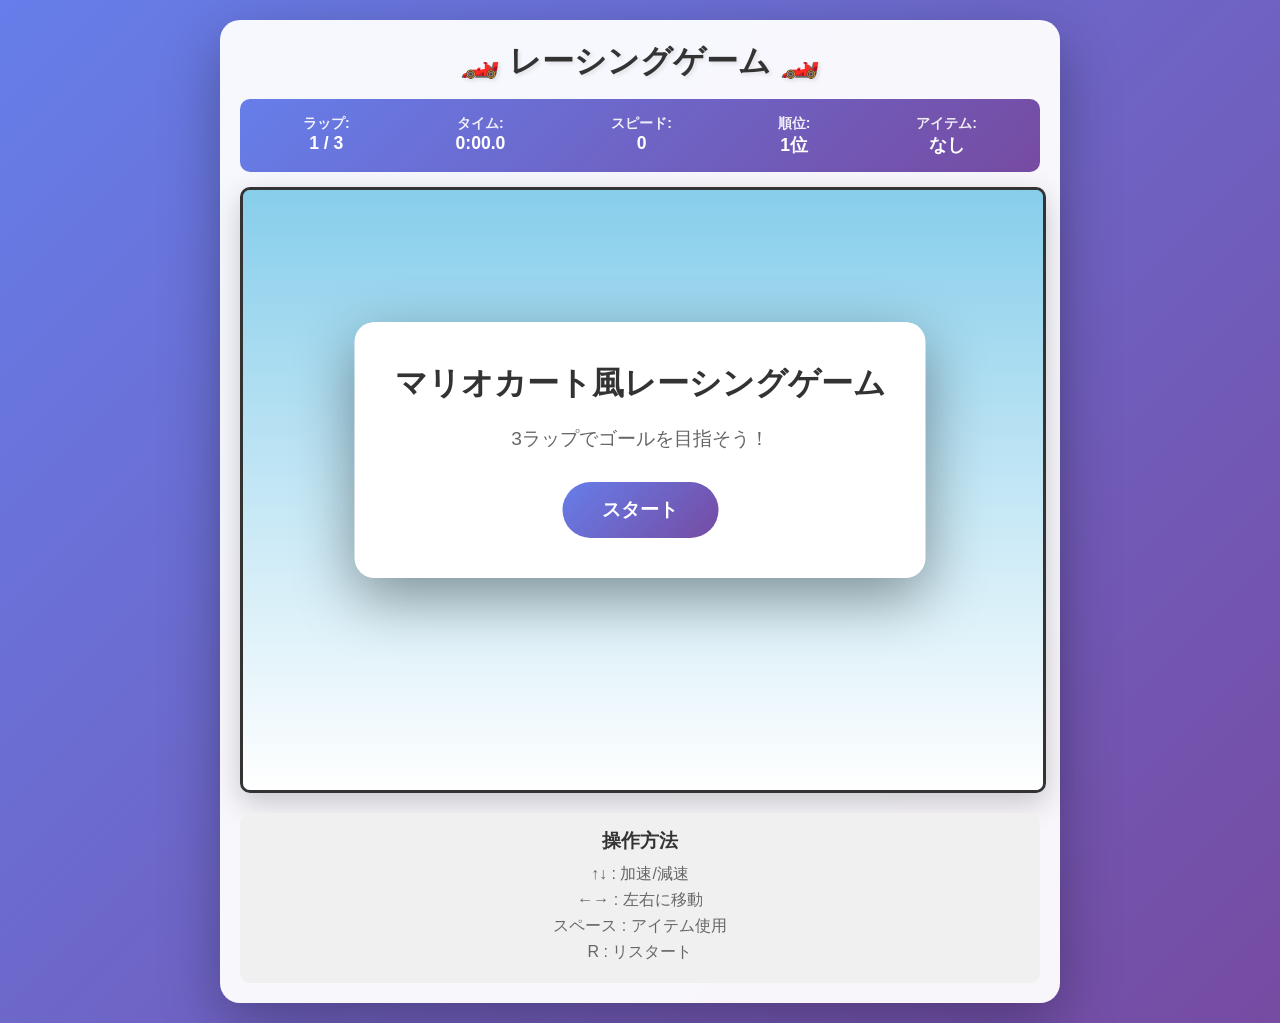
<file: index.html>
<!DOCTYPE html>
<html lang="ja">
<head>
    <meta charset="UTF-8">
    <meta name="viewport" content="width=device-width, initial-scale=1.0">
    <title>マリオカート風レーシングゲーム</title>
    <link rel="stylesheet" href="style.css">
</head>
<body>
    <div class="game-container">
        <div class="header">
            <h1>🏎️ レーシングゲーム 🏎️</h1>
        </div>

        <div class="game-info">
            <div class="info-item">
                <span class="label">ラップ:</span>
                <span id="lap">1 / 3</span>
            </div>
            <div class="info-item">
                <span class="label">タイム:</span>
                <span id="time">0:00.0</span>
            </div>
            <div class="info-item">
                <span class="label">スピード:</span>
                <span id="speed">0</span>
            </div>
            <div class="info-item">
                <span class="label">順位:</span>
                <span id="position">1位</span>
            </div>
            <div class="info-item">
                <span class="label">アイテム:</span>
                <span id="item">なし</span>
            </div>
        </div>

        <canvas id="gameCanvas" width="800" height="600"></canvas>

        <div class="controls">
            <h3>操作方法</h3>
            <p>↑↓ : 加速/減速</p>
            <p>←→ : 左右に移動</p>
            <p>スペース : アイテム使用</p>
            <p>R : リスタート</p>
        </div>

        <div id="gameOver" class="game-over hidden">
            <h2>ゲーム終了！</h2>
            <p>最終タイム: <span id="finalTime"></span></p>
            <p>順位: <span id="finalPosition"></span></p>
            <button onclick="game.restart()">もう一度プレイ</button>
        </div>

        <div id="startScreen" class="start-screen">
            <h2>マリオカート風レーシングゲーム</h2>
            <p>3ラップでゴールを目指そう！</p>
            <button onclick="game.start()">スタート</button>
        </div>
    </div>

    <script src="game.js"></script>
</body>
</html>
</file>
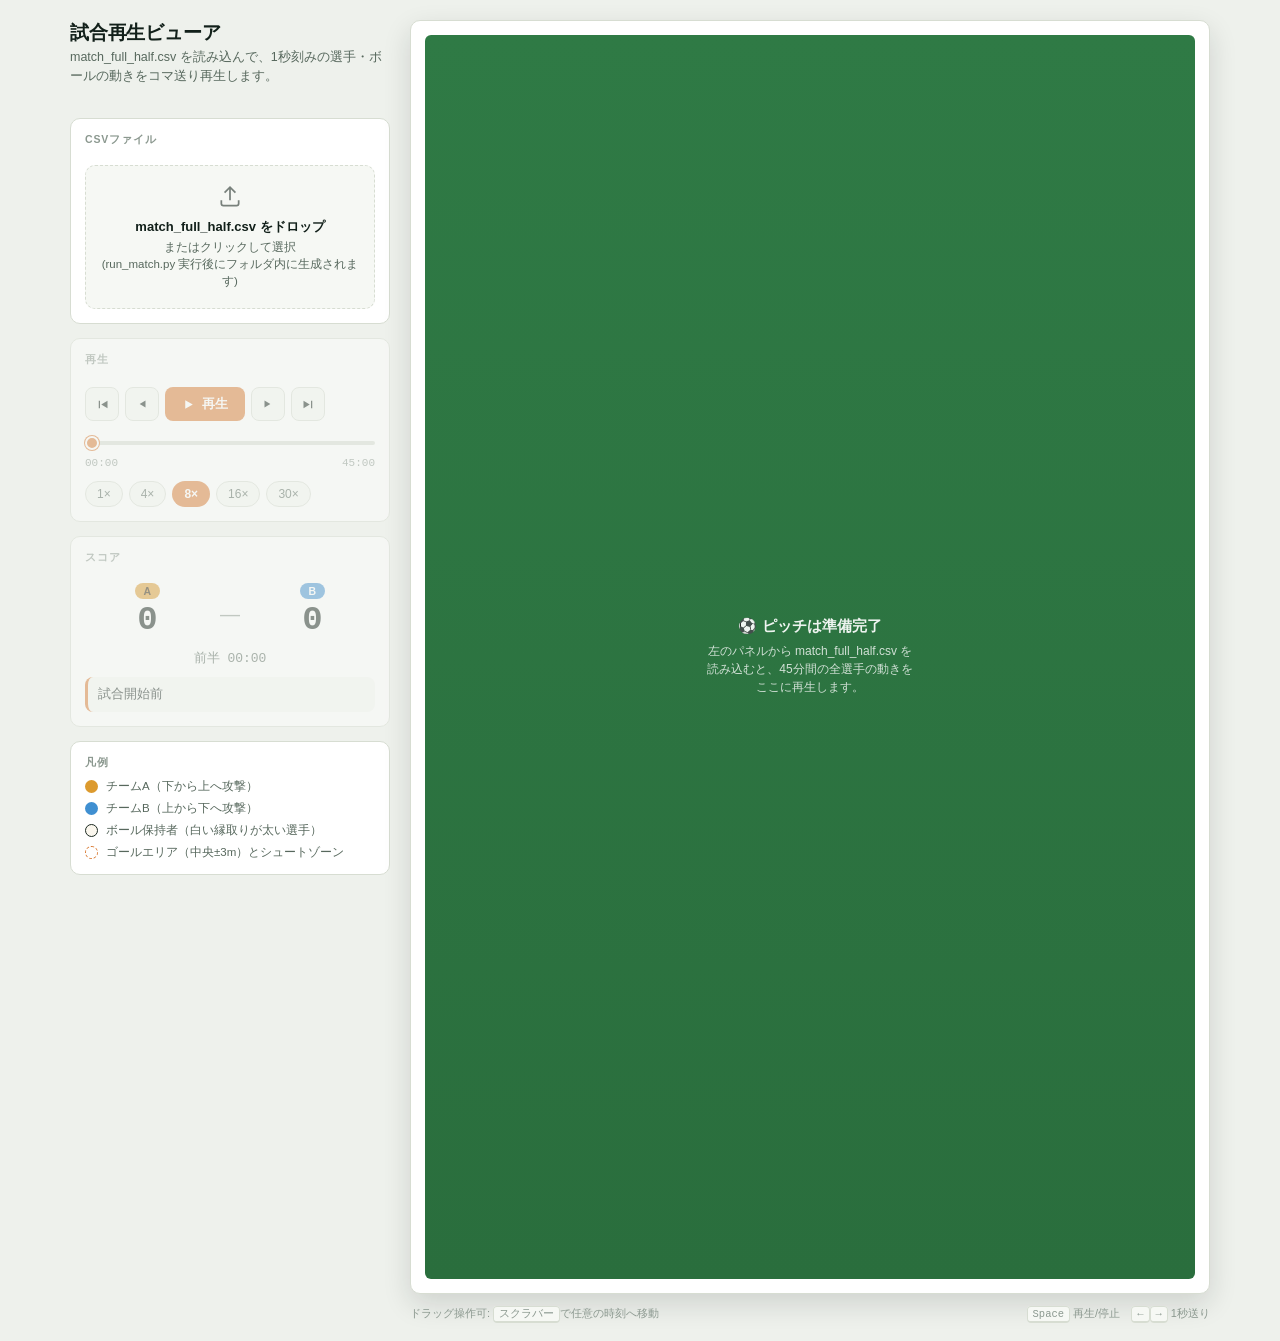
<file: soccer-tactics-sim/match_playback.html>
<!doctype html>
<html lang="ja">
<head>
<meta charset="utf-8">
<meta name="viewport" content="width=device-width, initial-scale=1">
<title>試合再生ビューア — match_full_half.csv</title>
<style>
  :root {
    --bg: #eef1ec;
    --panel: #ffffff;
    --panel-2: #f6f8f4;
    --ink: #12201a;
    --ink-dim: #57685d;
    --ink-faint: #8b988f;
    --border: #d7ddd2;
    --accent: #d9782f;
    --accent-ink: #ffffff;
    --turf-1: #2f7a45;
    --turf-2: #2a6e3d;
    --turf-line: rgba(255,255,255,0.85);
    --team-a: #dc9a2e;
    --team-a-ink: #2f2004;
    --team-b: #3f8fd1;
    --team-b-ink: #ffffff;
    --ball-fill: #fbf7ee;
    --ball-stroke: #1c2a22;
    --shadow: 0 10px 28px rgba(20,30,25,0.14);
    --radius: 10px;
  }
  @media (prefers-color-scheme: dark) {
    :root {
      --bg: #0b1210;
      --panel: #121c16;
      --panel-2: #16211a;
      --ink: #edf2ec;
      --ink-dim: #9fb0a4;
      --ink-faint: #66766c;
      --border: #22302a;
      --accent: #ff9d4d;
      --accent-ink: #241202;
      --turf-1: #1c5030;
      --turf-2: #18452a;
      --turf-line: rgba(255,255,255,0.7);
      --team-a: #eeb653;
      --team-a-ink: #241a03;
      --team-b: #6fb5ea;
      --team-b-ink: #04202f;
      --ball-fill: #fffdf6;
      --ball-stroke: #0b1210;
      --shadow: 0 12px 32px rgba(0,0,0,0.55);
    }
  }
  :root[data-theme="dark"] {
    --bg: #0b1210;
    --panel: #121c16;
    --panel-2: #16211a;
    --ink: #edf2ec;
    --ink-dim: #9fb0a4;
    --ink-faint: #66766c;
    --border: #22302a;
    --accent: #ff9d4d;
    --accent-ink: #241202;
    --turf-1: #1c5030;
    --turf-2: #18452a;
    --turf-line: rgba(255,255,255,0.7);
    --team-a: #eeb653;
    --team-a-ink: #241a03;
    --team-b: #6fb5ea;
    --team-b-ink: #04202f;
    --ball-fill: #fffdf6;
    --ball-stroke: #0b1210;
    --shadow: 0 12px 32px rgba(0,0,0,0.55);
  }
  :root[data-theme="light"] {
    --bg: #eef1ec;
    --panel: #ffffff;
    --panel-2: #f6f8f4;
    --ink: #12201a;
    --ink-dim: #57685d;
    --ink-faint: #8b988f;
    --border: #d7ddd2;
    --accent: #d9782f;
    --accent-ink: #ffffff;
    --turf-1: #2f7a45;
    --turf-2: #2a6e3d;
    --turf-line: rgba(255,255,255,0.85);
    --team-a: #dc9a2e;
    --team-a-ink: #2f2004;
    --team-b: #3f8fd1;
    --team-b-ink: #ffffff;
    --ball-fill: #fbf7ee;
    --ball-stroke: #1c2a22;
    --shadow: 0 10px 28px rgba(20,30,25,0.14);
  }

  * { box-sizing: border-box; }
  body {
    margin: 0;
    background: var(--bg);
    color: var(--ink);
    font-family: -apple-system, "Segoe UI", Roboto, "Hiragino Kaku Gothic ProN", "Yu Gothic", Arial, sans-serif;
    -webkit-font-smoothing: antialiased;
  }
  .app {
    display: grid;
    grid-template-columns: minmax(260px, 320px) 1fr;
    gap: 20px;
    max-width: 1180px;
    margin: 0 auto;
    padding: 20px;
  }
  @media (max-width: 860px) {
    .app { grid-template-columns: 1fr; }
  }

  h1 {
    font-size: 19px;
    font-weight: 800;
    letter-spacing: -0.01em;
    margin: 0 0 2px;
    text-wrap: balance;
  }
  .subtitle {
    font-size: 12.5px;
    color: var(--ink-dim);
    margin: 0 0 18px;
    line-height: 1.5;
  }

  .panel {
    background: var(--panel);
    border: 1px solid var(--border);
    border-radius: var(--radius);
    padding: 14px;
  }
  .stack { display: flex; flex-direction: column; gap: 14px; }

  .eyebrow {
    font-size: 10.5px;
    font-weight: 700;
    letter-spacing: 0.08em;
    text-transform: uppercase;
    color: var(--ink-faint);
    margin: 0 0 8px;
  }

  /* ---- file loader ---- */
  .dropzone {
    border: 1.5px dashed var(--border);
    border-radius: var(--radius);
    padding: 18px 12px;
    text-align: center;
    cursor: pointer;
    transition: border-color .15s ease, background .15s ease;
    background: var(--panel-2);
  }
  .dropzone:hover, .dropzone.drag {
    border-color: var(--accent);
    background: color-mix(in srgb, var(--accent) 8%, var(--panel-2));
  }
  .dropzone svg { display: block; margin: 0 auto 8px; opacity: .55; }
  .dropzone .main-txt { font-size: 13px; font-weight: 600; }
  .dropzone .sub-txt { font-size: 11.5px; color: var(--ink-dim); margin-top: 3px; line-height: 1.5; }
  .dropzone input { display: none; }
  .file-loaded {
    display: flex; align-items: center; justify-content: space-between; gap: 8px;
    font-size: 12px; color: var(--ink-dim);
  }
  .file-loaded .name { color: var(--ink); font-weight: 600; overflow: hidden; text-overflow: ellipsis; white-space: nowrap; }
  .file-loaded button {
    border: 1px solid var(--border); background: var(--panel-2); color: var(--ink-dim);
    border-radius: 6px; padding: 4px 8px; font-size: 11px; cursor: pointer; flex-shrink: 0;
  }
  .file-loaded button:hover { color: var(--ink); border-color: var(--ink-faint); }

  /* ---- transport ---- */
  .transport-row { display: flex; align-items: center; gap: 6px; }
  .btn {
    border: 1px solid var(--border);
    background: var(--panel-2);
    color: var(--ink);
    border-radius: 8px;
    width: 34px; height: 34px;
    display: flex; align-items: center; justify-content: center;
    cursor: pointer;
    flex-shrink: 0;
  }
  .btn:hover:not(:disabled) { border-color: var(--ink-faint); }
  .btn:disabled { opacity: .4; cursor: not-allowed; }
  .btn:focus-visible, button:focus-visible, input:focus-visible, [tabindex]:focus-visible {
    outline: 2px solid var(--accent); outline-offset: 2px;
  }
  .btn.play {
    width: auto; padding: 0 16px; gap: 7px;
    background: var(--accent); color: var(--accent-ink); border-color: transparent;
    font-weight: 700; font-size: 12.5px;
  }
  .btn.play:hover { filter: brightness(1.06); }

  .scrubber-wrap { display: flex; flex-direction: column; gap: 4px; }
  input[type="range"] {
    -webkit-appearance: none; appearance: none;
    width: 100%; height: 4px; border-radius: 2px;
    background: var(--border); outline: none; margin: 8px 0;
  }
  input[type="range"]::-webkit-slider-thumb {
    -webkit-appearance: none; width: 14px; height: 14px; border-radius: 50%;
    background: var(--accent); cursor: pointer; border: 2px solid var(--panel);
    box-shadow: 0 0 0 1px var(--accent);
  }
  input[type="range"]::-moz-range-thumb {
    width: 12px; height: 12px; border-radius: 50%;
    background: var(--accent); cursor: pointer; border: 2px solid var(--panel);
  }
  .scrub-labels {
    display: flex; justify-content: space-between;
    font-family: ui-monospace, SFMono-Regular, Menlo, Consolas, monospace;
    font-size: 11px; color: var(--ink-faint); font-variant-numeric: tabular-nums;
  }

  .speed-row { display: flex; gap: 6px; flex-wrap: wrap; }
  .chip {
    border: 1px solid var(--border); background: var(--panel-2); color: var(--ink-dim);
    border-radius: 999px; padding: 5px 11px; font-size: 12px; cursor: pointer;
    font-variant-numeric: tabular-nums;
  }
  .chip:hover { color: var(--ink); }
  .chip.active { background: var(--accent); border-color: transparent; color: var(--accent-ink); font-weight: 700; }

  /* ---- scoreboard ---- */
  .scoreboard {
    display: flex; align-items: center; justify-content: space-between;
    gap: 10px;
  }
  .team-score { display: flex; flex-direction: column; align-items: center; gap: 4px; flex: 1; min-width: 0; }
  .team-tag {
    font-size: 10.5px; font-weight: 700; letter-spacing: .06em;
    padding: 2px 8px; border-radius: 999px;
  }
  .team-tag.a { background: var(--team-a); color: var(--team-a-ink); }
  .team-tag.b { background: var(--team-b); color: var(--team-b-ink); }
  .score-num {
    font-family: ui-monospace, SFMono-Regular, Menlo, Consolas, monospace;
    font-size: 34px; font-weight: 700; line-height: 1; font-variant-numeric: tabular-nums;
  }
  .score-sep { color: var(--ink-faint); font-size: 20px; font-weight: 300; padding-top: 8px; }
  .clock {
    text-align: center;
    font-family: ui-monospace, SFMono-Regular, Menlo, Consolas, monospace;
    font-size: 13px; color: var(--ink-dim); font-variant-numeric: tabular-nums;
    margin-top: 2px;
  }

  .event-ticker {
    font-size: 12.5px; color: var(--ink); line-height: 1.5;
    min-height: 2.4em;
    padding: 8px 10px;
    background: var(--panel-2);
    border-radius: 8px;
    border-left: 3px solid var(--accent);
  }
  .event-ticker .ev-time {
    font-family: ui-monospace, SFMono-Regular, Menlo, Consolas, monospace;
    color: var(--ink-faint); font-size: 10.5px; margin-right: 6px;
  }

  /* ---- legend ---- */
  .legend { display: flex; flex-direction: column; gap: 7px; font-size: 11.5px; color: var(--ink-dim); }
  .legend-row { display: flex; align-items: center; gap: 8px; }
  .swatch { width: 13px; height: 13px; border-radius: 50%; flex-shrink: 0; }
  .swatch.a { background: var(--team-a); }
  .swatch.b { background: var(--team-b); }
  .swatch.ball { background: var(--ball-fill); border: 1.5px solid var(--ball-stroke); }
  .swatch.zone { background: none; border: 1.5px dashed var(--accent); }

  /* ---- pitch ---- */
  .pitch-wrap {
    display: flex; flex-direction: column; gap: 12px;
  }
  .pitch-card {
    background: var(--panel);
    border: 1px solid var(--border);
    border-radius: var(--radius);
    padding: 14px;
    box-shadow: var(--shadow);
  }
  .pitch-frame {
    position: relative;
    width: 100%;
    aspect-ratio: 65 / 105;
    border-radius: 6px;
    overflow: hidden;
  }
  canvas { display: block; width: 100%; height: 100%; }
  .empty-state {
    position: absolute; inset: 0;
    display: flex; flex-direction: column; align-items: center; justify-content: center;
    gap: 6px; text-align: center; padding: 20px;
    color: rgba(255,255,255,0.92);
    background: linear-gradient(180deg, var(--turf-1), var(--turf-2));
    font-size: 13px;
  }
  .empty-state .big { font-weight: 700; font-size: 15px; }
  .empty-state .small { font-size: 12px; opacity: .85; max-width: 32ch; line-height: 1.5; }

  .hint-row {
    display: flex; justify-content: space-between; gap: 12px;
    font-size: 11px; color: var(--ink-faint);
  }
  kbd {
    font-family: ui-monospace, SFMono-Regular, Menlo, Consolas, monospace;
    background: var(--panel-2); border: 1px solid var(--border); border-bottom-width: 2px;
    border-radius: 4px; padding: 1px 5px; font-size: 10.5px;
  }

  @media (prefers-reduced-motion: reduce) {
    * { transition: none !important; animation: none !important; }
  }
</style>
</head>
<body>
<div class="app">
  <aside class="stack">
    <div>
      <h1>試合再生ビューア</h1>
      <p class="subtitle">match_full_half.csv を読み込んで、1秒刻みの選手・ボールの動きをコマ送り再生します。</p>
    </div>

    <div class="panel stack" style="gap:10px;">
      <p class="eyebrow">CSVファイル</p>
      <label class="dropzone" id="dropzone" tabindex="0">
        <svg width="26" height="26" viewBox="0 0 24 24" fill="none" stroke="currentColor" stroke-width="1.6"><path d="M4 15v3a2 2 0 002 2h12a2 2 0 002-2v-3M12 3v12M7 8l5-5 5 5"/></svg>
        <div class="main-txt">match_full_half.csv をドロップ</div>
        <div class="sub-txt">またはクリックして選択<br>(run_match.py 実行後にフォルダ内に生成されます)</div>
        <input type="file" id="fileInput" accept=".csv,text/csv">
      </label>
      <div class="file-loaded" id="fileLoaded" style="display:none;">
        <span class="name" id="fileName"></span>
        <button id="reloadBtn" type="button">変更</button>
      </div>
    </div>

    <div class="panel stack" id="transportPanel" style="gap:12px; opacity:.45; pointer-events:none;">
      <p class="eyebrow">再生</p>
      <div class="transport-row">
        <button class="btn" id="homeBtn" title="最初へ" aria-label="最初へ">
          <svg width="15" height="15" viewBox="0 0 24 24" fill="currentColor"><path d="M6 6h2v12H6zM20 6L10 12l10 6z"/></svg>
        </button>
        <button class="btn" id="prevBtn" title="1コマ戻る" aria-label="1コマ戻る">
          <svg width="14" height="14" viewBox="0 0 24 24" fill="currentColor"><path d="M18 6L8 12l10 6z"/></svg>
        </button>
        <button class="btn play" id="playBtn" aria-label="再生・一時停止">
          <svg id="playIcon" width="13" height="13" viewBox="0 0 24 24" fill="currentColor"><path d="M6 4l14 8-14 8z"/></svg>
          <span id="playLabel">再生</span>
        </button>
        <button class="btn" id="nextBtn" title="1コマ進む" aria-label="1コマ進む">
          <svg width="14" height="14" viewBox="0 0 24 24" fill="currentColor"><path d="M6 6l10 6-10 6z"/></svg>
        </button>
        <button class="btn" id="endBtn" title="最後へ" aria-label="最後へ">
          <svg width="15" height="15" viewBox="0 0 24 24" fill="currentColor"><path d="M16 6h2v12h-2zM4 6l10 6-10 6z"/></svg>
        </button>
      </div>

      <div class="scrubber-wrap">
        <input type="range" id="scrubber" min="0" max="0" value="0" step="1">
        <div class="scrub-labels"><span id="scrubTime">00:00</span><span id="scrubTotal">45:00</span></div>
      </div>

      <div class="speed-row" id="speedRow">
        <button class="chip" data-speed="1">1×</button>
        <button class="chip" data-speed="4">4×</button>
        <button class="chip active" data-speed="8">8×</button>
        <button class="chip" data-speed="16">16×</button>
        <button class="chip" data-speed="30">30×</button>
      </div>
    </div>

    <div class="panel stack" id="scorePanel" style="gap:10px; opacity:.45;">
      <p class="eyebrow">スコア</p>
      <div class="scoreboard">
        <div class="team-score">
          <span class="team-tag a">A</span>
          <span class="score-num" id="scoreA">0</span>
        </div>
        <span class="score-sep">—</span>
        <div class="team-score">
          <span class="team-tag b">B</span>
          <span class="score-num" id="scoreB">0</span>
        </div>
      </div>
      <div class="clock" id="clockLabel">前半 00:00</div>
      <div class="event-ticker" id="eventTicker">試合開始前</div>
    </div>

    <div class="panel legend">
      <p class="eyebrow" style="margin-bottom:2px;">凡例</p>
      <div class="legend-row"><span class="swatch a"></span>チームA（下から上へ攻撃）</div>
      <div class="legend-row"><span class="swatch b"></span>チームB（上から下へ攻撃）</div>
      <div class="legend-row"><span class="swatch ball"></span>ボール保持者（白い縁取りが太い選手）</div>
      <div class="legend-row"><span class="swatch zone"></span>ゴールエリア（中央±3m）とシュートゾーン</div>
    </div>
  </aside>

  <main class="pitch-wrap">
    <div class="pitch-card">
      <div class="pitch-frame" id="pitchFrame">
        <canvas id="pitchCanvas"></canvas>
        <div class="empty-state" id="emptyState">
          <div class="big">⚽ ピッチは準備完了</div>
          <div class="small">左のパネルから match_full_half.csv を読み込むと、45分間の全選手の動きをここに再生します。</div>
        </div>
      </div>
    </div>
    <div class="hint-row">
      <span>ドラッグ操作可: <kbd>スクラバー</kbd>で任意の時刻へ移動</span>
      <span><kbd>Space</kbd> 再生/停止　<kbd>←</kbd><kbd>→</kbd> 1秒送り</span>
    </div>
  </main>
</div>

<script>
(function () {
  "use strict";

  var ROWS = 105, COLS = 65;
  var GOAL_HALF_WIDTH = 3;      // ball_logic.GOAL_ZONE_HALF_WIDTH
  var SHOOT_ZONE_DEPTH = 20;    // ball_logic.SHOOT_ZONE_DEPTH
  var CENTER_COL = 33;

  var frames = [];              // [{t, players:[...], event, scoreA, scoreB}]
  var currentFrame = 0;
  var playing = false;
  var speed = 8;                // simulated seconds per real second
  var accMs = 0;
  var lastTs = 0;

  var dropzone = document.getElementById("dropzone");
  var fileInput = document.getElementById("fileInput");
  var fileLoaded = document.getElementById("fileLoaded");
  var fileName = document.getElementById("fileName");
  var reloadBtn = document.getElementById("reloadBtn");
  var emptyState = document.getElementById("emptyState");
  var transportPanel = document.getElementById("transportPanel");
  var scorePanel = document.getElementById("scorePanel");
  var scrubber = document.getElementById("scrubber");
  var scrubTime = document.getElementById("scrubTime");
  var scrubTotal = document.getElementById("scrubTotal");
  var playBtn = document.getElementById("playBtn");
  var playIcon = document.getElementById("playIcon");
  var playLabel = document.getElementById("playLabel");
  var homeBtn = document.getElementById("homeBtn");
  var endBtn = document.getElementById("endBtn");
  var prevBtn = document.getElementById("prevBtn");
  var nextBtn = document.getElementById("nextBtn");
  var speedRow = document.getElementById("speedRow");
  var scoreAEl = document.getElementById("scoreA");
  var scoreBEl = document.getElementById("scoreB");
  var clockLabel = document.getElementById("clockLabel");
  var eventTicker = document.getElementById("eventTicker");
  var canvas = document.getElementById("pitchCanvas");
  var ctx = canvas.getContext("2d");
  var pitchFrame = document.getElementById("pitchFrame");

  var css = getComputedStyle(document.documentElement);
  function cssVar(name) { return getComputedStyle(document.documentElement).getPropertyValue(name).trim(); }

  function fmtClock(sec) {
    var m = Math.floor(sec / 60), s = Math.floor(sec % 60);
    return (m < 10 ? "0" : "") + m + ":" + (s < 10 ? "0" : "") + s;
  }

  // ---------------- CSV parsing ----------------
  function parseCSV(text) {
    if (text.charCodeAt(0) === 0xFEFF) text = text.slice(1);
    var lines = text.split(/\r\n|\n/);
    if (!lines.length) return [];
    var header = lines[0].split(",");
    var idx = {};
    for (var i = 0; i < header.length; i++) idx[header[i]] = i;

    var map = new Map();
    for (var li = 1; li < lines.length; li++) {
      var line = lines[li];
      if (!line) continue;
      var cols = line.split(",");
      var t = Number(cols[idx.time_sec]);
      var f = map.get(t);
      if (!f) {
        f = { t: t, players: [], event: "", scoreA: 0, scoreB: 0 };
        map.set(t, f);
      }
      var ev = cols[idx.event];
      if (ev) f.event = ev;
      f.scoreA = Number(cols[idx.score_a]);
      f.scoreB = Number(cols[idx.score_b]);
      f.players.push({
        team: cols[idx.team],
        number: Number(cols[idx.number]),
        row: Number(cols[idx.row]),
        col: Number(cols[idx.col]),
        hasBall: cols[idx.has_ball] === "True" || cols[idx.has_ball] === "true"
      });
    }
    var out = Array.from(map.values());
    out.sort(function (a, b) { return a.t - b.t; });
    return out;
  }

  function loadFile(file) {
    if (!file) return;
    fileName.textContent = file.name;
    fileLoaded.style.display = "flex";
    dropzone.style.display = "none";
    var reader = new FileReader();
    reader.onload = function (e) {
      frames = parseCSV(e.target.result);
      currentFrame = 0;
      if (!frames.length) return;
      scrubber.max = String(frames.length - 1);
      scrubber.value = "0";
      scrubTotal.textContent = fmtClock(frames[frames.length - 1].t);
      transportPanel.style.opacity = "1";
      transportPanel.style.pointerEvents = "auto";
      scorePanel.style.opacity = "1";
      emptyState.style.display = "none";
      resizeCanvas();
      renderFrame(0);
    };
    reader.readAsText(file, "utf-8");
  }

  fileInput.addEventListener("change", function (e) { loadFile(e.target.files[0]); });
  reloadBtn.addEventListener("click", function () {
    dropzone.style.display = "block";
    fileLoaded.style.display = "none";
    fileInput.value = "";
  });
  ["dragenter", "dragover"].forEach(function (evName) {
    dropzone.addEventListener(evName, function (e) { e.preventDefault(); dropzone.classList.add("drag"); });
  });
  ["dragleave", "drop"].forEach(function (evName) {
    dropzone.addEventListener(evName, function (e) { e.preventDefault(); dropzone.classList.remove("drag"); });
  });
  dropzone.addEventListener("drop", function (e) {
    var f = e.dataTransfer.files && e.dataTransfer.files[0];
    if (f) loadFile(f);
  });
  dropzone.addEventListener("keydown", function (e) {
    if (e.key === "Enter" || e.key === " ") { e.preventDefault(); fileInput.click(); }
  });

  // ---------------- rendering ----------------
  function resizeCanvas() {
    var dpr = window.devicePixelRatio || 1;
    var w = pitchFrame.clientWidth, h = pitchFrame.clientHeight;
    canvas.width = Math.round(w * dpr);
    canvas.height = Math.round(h * dpr);
    ctx.setTransform(dpr, 0, 0, dpr, 0, 0);
    if (frames.length) renderFrame(currentFrame);
  }
  window.addEventListener("resize", resizeCanvas);

  function project(row, col, w, h) {
    var x = ((col - 0.5) / COLS) * w;
    var y = h - ((row - 0.5) / ROWS) * h;
    return [x, y];
  }

  function drawPitch(w, h) {
    var turf1 = cssVar("--turf-1"), turf2 = cssVar("--turf-2"), line = cssVar("--turf-line");
    // mown stripes across the length (row axis), 14 bands
    var bands = 14;
    for (var i = 0; i < bands; i++) {
      ctx.fillStyle = (i % 2 === 0) ? turf1 : turf2;
      ctx.fillRect(0, h * i / bands, w, h / bands + 0.5);
    }

    ctx.strokeStyle = line;
    ctx.lineWidth = Math.max(1, w * 0.0035);
    ctx.globalAlpha = 0.9;

    // outer boundary
    var m = w * 0.01;
    ctx.strokeRect(m, m, w - 2 * m, h - 2 * m);

    // halfway line + center circle
    ctx.beginPath();
    ctx.moveTo(m, h / 2); ctx.lineTo(w - m, h / 2);
    ctx.stroke();
    ctx.beginPath();
    ctx.arc(w / 2, h / 2, w * 0.14, 0, Math.PI * 2);
    ctx.stroke();
    ctx.beginPath();
    ctx.arc(w / 2, h / 2, w * 0.01, 0, Math.PI * 2);
    ctx.fillStyle = line; ctx.fill();

    // shoot zones (reference box) at both ends
    var boxHalfW = (19 / COLS) * w;
    var boxDepth = (SHOOT_ZONE_DEPTH / ROWS) * h;
    ctx.setLineDash([w * 0.012, w * 0.01]);
    ctx.strokeRect(w / 2 - boxHalfW, h - m - boxDepth, boxHalfW * 2, boxDepth);
    ctx.strokeRect(w / 2 - boxHalfW, m, boxHalfW * 2, boxDepth);
    ctx.setLineDash([]);

    // goal-line judging zone (center +/- 3m) highlighted at each end
    var goalHalfW = (GOAL_HALF_WIDTH / COLS) * w;
    var accent = cssVar("--accent");
    ctx.strokeStyle = accent;
    ctx.lineWidth = Math.max(2.5, w * 0.009);
    ctx.beginPath(); ctx.moveTo(w / 2 - goalHalfW, m); ctx.lineTo(w / 2 + goalHalfW, m); ctx.stroke();
    ctx.beginPath(); ctx.moveTo(w / 2 - goalHalfW, h - m); ctx.lineTo(w / 2 + goalHalfW, h - m); ctx.stroke();

    ctx.globalAlpha = 1;

    // orientation labels
    ctx.fillStyle = "rgba(255,255,255,0.85)";
    ctx.font = "700 " + Math.max(10, w * 0.024) + "px ui-monospace, SFMono-Regular, Menlo, Consolas, monospace";
    ctx.textAlign = "center";
    ctx.fillText("B GOAL", w / 2, m + w * 0.035);
    ctx.fillText("A GOAL", w / 2, h - m - w * 0.015);
  }

  function renderFrame(fi) {
    if (!frames.length) return;
    fi = Math.max(0, Math.min(frames.length - 1, fi));
    currentFrame = fi;
    var f = frames[fi];

    var dpr = window.devicePixelRatio || 1;
    var w = canvas.width / dpr, h = canvas.height / dpr;
    ctx.clearRect(0, 0, w, h);
    drawPitch(w, h);

    var teamA = cssVar("--team-a"), teamAInk = cssVar("--team-a-ink");
    var teamB = cssVar("--team-b"), teamBInk = cssVar("--team-b-ink");
    var ballFill = cssVar("--ball-fill"), ballStroke = cssVar("--ball-stroke");
    var r = Math.max(7, w * 0.022);
    var holder = null;

    for (var i = 0; i < f.players.length; i++) {
      var p = f.players[i];
      var xy = project(p.row, p.col, w, h);
      var isA = p.team === "A";
      ctx.beginPath();
      ctx.arc(xy[0], xy[1], r, 0, Math.PI * 2);
      ctx.fillStyle = isA ? teamA : teamB;
      ctx.fill();
      ctx.lineWidth = p.hasBall ? Math.max(2.5, r * 0.35) : Math.max(1, r * 0.12);
      ctx.strokeStyle = p.hasBall ? ballFill : "rgba(0,0,0,0.25)";
      ctx.stroke();

      ctx.fillStyle = isA ? teamAInk : teamBInk;
      ctx.font = "700 " + Math.max(8, r * 0.92) + "px ui-monospace, SFMono-Regular, Menlo, Consolas, monospace";
      ctx.textAlign = "center";
      ctx.textBaseline = "middle";
      ctx.fillText(String(p.number), xy[0], xy[1] + 0.5);

      if (p.hasBall) holder = xy;
    }

    if (holder) {
      ctx.beginPath();
      ctx.arc(holder[0] + r * 0.85, holder[1] - r * 0.85, r * 0.32, 0, Math.PI * 2);
      ctx.fillStyle = ballFill;
      ctx.fill();
      ctx.lineWidth = 1;
      ctx.strokeStyle = ballStroke;
      ctx.stroke();
    }

    // UI readouts
    scoreAEl.textContent = f.scoreA;
    scoreBEl.textContent = f.scoreB;
    clockLabel.textContent = "前半 " + fmtClock(f.t);
    scrubTime.textContent = fmtClock(f.t);
    scrubber.value = String(fi);

    if (f.event && f.event !== "HOLD" && f.event !== "CARRY") {
      eventTicker.innerHTML = '<span class="ev-time">' + fmtClock(f.t) + '</span>' + describeEvent(f.event);
    }
  }

  function describeEvent(code) {
    var map = {
      GOAL: "⚽ ゴール！",
      SHOT_SAVED: "🧤 シュート、GKセーブ",
      SHOT_OFF_TARGET: "↗️ シュート、枠外",
      INTERCEPT: "✋ インターセプト、攻守交代",
      PASS_OK: "→ パス成功",
      PASS_FAIL: "→ パス失敗、攻守交代",
      CROSS_OK: "⤴ クロス成功",
      CROSS_FAIL: "⤴ クロス失敗、攻守交代",
      CUTBACK_OK: "↩ カットバック成功",
      CUTBACK_FAIL: "↩ カットバック失敗、攻守交代",
      BACKPASS_OK: "⇤ バックパス成功(GKへ)",
      BACKPASS_FAIL: "⇤ バックパス失敗、攻守交代",
      GK_CLAIM: "🧤 GKが飛び出してキャッチ",
      BUILDUP_OK: "⇪ GKビルドアップ配球成功",
      BUILDUP_FAIL: "⇪ GK配球失敗、攻守交代",
      THROUGH_OK: "⚡ スルーパスで裏抜け成功",
      THROUGH_FAIL: "⚡ スルーパス失敗、攻守交代",
      OFFSIDE: "🚩 オフサイド"
    };
    return map[code] || code;
  }

  // ---------------- transport ----------------
  function setPlaying(v) {
    playing = v && frames.length > 0;
    playIcon.innerHTML = playing
      ? '<path d="M6 5h4v14H6zM14 5h4v14h-4z"/>'
      : '<path d="M6 4l14 8-14 8z"/>';
    playLabel.textContent = playing ? "一時停止" : "再生";
    if (playing) { lastTs = 0; requestAnimationFrame(loop); }
  }

  function loop(ts) {
    if (!playing) return;
    if (!lastTs) lastTs = ts;
    var dt = ts - lastTs;
    lastTs = ts;
    var msPerFrame = 1000 / speed;
    accMs += dt;
    var advanced = false;
    while (accMs >= msPerFrame) {
      accMs -= msPerFrame;
      currentFrame++;
      advanced = true;
      if (currentFrame >= frames.length - 1) {
        currentFrame = frames.length - 1;
        setPlaying(false);
        break;
      }
    }
    if (advanced) renderFrame(currentFrame);
    if (playing) requestAnimationFrame(loop);
  }

  playBtn.addEventListener("click", function () { setPlaying(!playing); });
  homeBtn.addEventListener("click", function () { setPlaying(false); renderFrame(0); });
  endBtn.addEventListener("click", function () { setPlaying(false); renderFrame(frames.length - 1); });
  prevBtn.addEventListener("click", function () { setPlaying(false); renderFrame(currentFrame - 1); });
  nextBtn.addEventListener("click", function () { setPlaying(false); renderFrame(currentFrame + 1); });
  scrubber.addEventListener("input", function () { setPlaying(false); renderFrame(Number(scrubber.value)); });

  speedRow.addEventListener("click", function (e) {
    var chip = e.target.closest(".chip");
    if (!chip) return;
    speed = Number(chip.dataset.speed);
    Array.prototype.forEach.call(speedRow.children, function (c) { c.classList.toggle("active", c === chip); });
    accMs = 0;
  });

  window.addEventListener("keydown", function (e) {
    if (!frames.length) return;
    if (e.key === " ") { e.preventDefault(); setPlaying(!playing); }
    else if (e.key === "ArrowRight") { setPlaying(false); renderFrame(currentFrame + 1); }
    else if (e.key === "ArrowLeft") { setPlaying(false); renderFrame(currentFrame - 1); }
  });

  new ResizeObserver(resizeCanvas).observe(pitchFrame);
  resizeCanvas();
})();
</script>

</body>
</html>
</file>
<file: style.css>
* {
    margin: 0;
    padding: 0;
    box-sizing: border-box;
}

body {
    font-family: 'Arial', sans-serif;
    background: linear-gradient(135deg, #667eea 0%, #764ba2 100%);
    display: flex;
    justify-content: center;
    align-items: center;
    min-height: 100vh;
    padding: 20px;
}

.game-container {
    background: rgba(255, 255, 255, 0.95);
    border-radius: 20px;
    padding: 20px;
    box-shadow: 0 20px 60px rgba(0, 0, 0, 0.3);
    max-width: 840px;
}

.header {
    text-align: center;
    margin-bottom: 15px;
}

.header h1 {
    color: #333;
    font-size: 2em;
    text-shadow: 2px 2px 4px rgba(0, 0, 0, 0.1);
}

.game-info {
    display: flex;
    justify-content: space-around;
    background: linear-gradient(135deg, #667eea 0%, #764ba2 100%);
    padding: 15px;
    border-radius: 10px;
    margin-bottom: 15px;
    flex-wrap: wrap;
    gap: 10px;
}

.info-item {
    color: white;
    font-weight: bold;
    font-size: 1.1em;
    text-align: center;
}

.info-item .label {
    display: block;
    font-size: 0.8em;
    opacity: 0.9;
}

#gameCanvas {
    display: block;
    border: 3px solid #333;
    border-radius: 10px;
    background: #87ceeb;
    margin: 0 auto;
    box-shadow: 0 10px 30px rgba(0, 0, 0, 0.2);
}

.controls {
    margin-top: 20px;
    padding: 15px;
    background: #f0f0f0;
    border-radius: 10px;
    text-align: center;
}

.controls h3 {
    color: #333;
    margin-bottom: 10px;
}

.controls p {
    margin: 5px 0;
    color: #666;
}

.game-over, .start-screen {
    position: fixed;
    top: 50%;
    left: 50%;
    transform: translate(-50%, -50%);
    background: white;
    padding: 40px;
    border-radius: 20px;
    box-shadow: 0 20px 60px rgba(0, 0, 0, 0.4);
    text-align: center;
    z-index: 1000;
    min-width: 300px;
}

.game-over h2, .start-screen h2 {
    color: #333;
    margin-bottom: 20px;
    font-size: 2em;
}

.game-over p, .start-screen p {
    margin: 10px 0;
    font-size: 1.2em;
    color: #666;
}

.game-over button, .start-screen button {
    margin-top: 20px;
    padding: 15px 40px;
    font-size: 1.2em;
    background: linear-gradient(135deg, #667eea 0%, #764ba2 100%);
    color: white;
    border: none;
    border-radius: 50px;
    cursor: pointer;
    transition: transform 0.2s, box-shadow 0.2s;
    font-weight: bold;
}

.game-over button:hover, .start-screen button:hover {
    transform: scale(1.05);
    box-shadow: 0 10px 30px rgba(102, 126, 234, 0.4);
}

.game-over button:active, .start-screen button:active {
    transform: scale(0.98);
}

.hidden {
    display: none;
}

@media (max-width: 850px) {
    #gameCanvas {
        width: 100%;
        height: auto;
    }

    .header h1 {
        font-size: 1.5em;
    }

    .info-item {
        font-size: 0.9em;
    }
}
</file>
